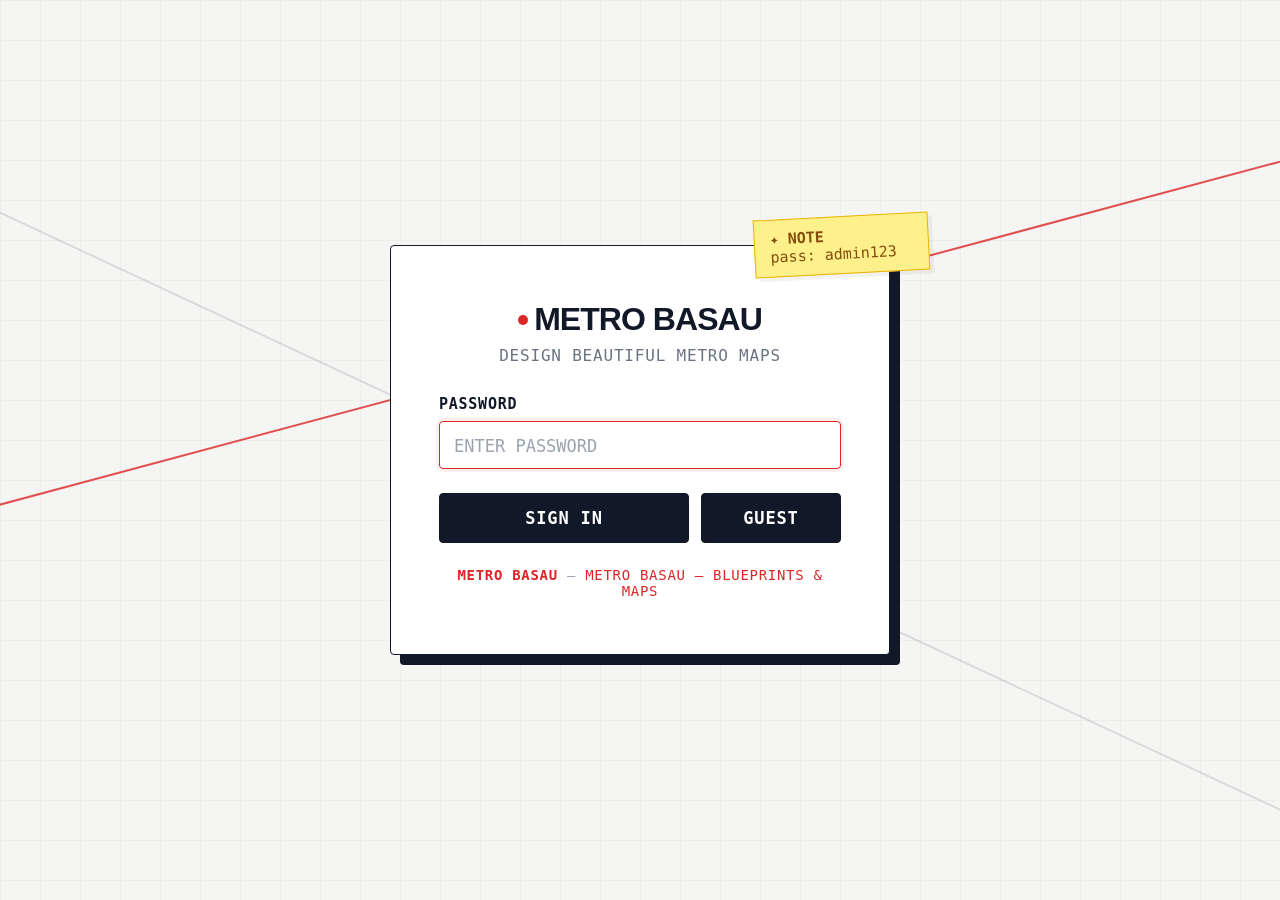
<file: index.html>
<!DOCTYPE html>
<html lang="en">

<head>
    <meta charset="UTF-8">
    <meta http-equiv="Content-Security-Policy" content="default-src 'self'; img-src 'self' data:; script-src 'self' 'unsafe-inline'; style-src 'self' 'unsafe-inline' https://fonts.googleapis.com; font-src https://fonts.gstatic.com; object-src 'none'; base-uri 'none'; form-action 'none'; connect-src 'self';">
    <meta name="viewport" content="width=device-width, initial-scale=1.0">
    <title data-i18n="login_title">Metro BaSau — Login</title>
    <meta name="description" content="Login to access Metro BaSau - Design beautiful metro maps with ease.">
    <link href="https://fonts.googleapis.com/css2?family=Inter:wght@300;400;500;600;700&display=swap" rel="stylesheet">
    <style>
        html {
            font-size: 125%;
        }

        *,
        *::before,
        *::after {
            margin: 0;
            padding: 0;
            box-sizing: border-box;
        }

        body {
            font-family: 'Inter', sans-serif;
            min-height: 100vh;
            display: flex;
            align-items: center;
            justify-content: center;
            background: #f5f5f3; /* Soft off-white background */
            overflow: hidden;
            position: relative;
            opacity: 0;
            transform: translateY(10px);
            animation: pageEnter 0.8s cubic-bezier(0.16, 1, 0.3, 1) forwards;
            transition: opacity 0.5s cubic-bezier(0.16, 1, 0.3, 1), transform 0.5s cubic-bezier(0.16, 1, 0.3, 1);
        }

        body.page-exit {
            opacity: 0;
            transform: scale(0.98) translateY(-10px);
        }

        @keyframes pageEnter {
            to {
                opacity: 1;
                transform: translateY(0);
            }
        }

        /* Architectural blueprint grid */
        body::before {
            content: '';
            position: fixed;
            top: 0;
            left: 0;
            width: 100%;
            height: 100%;
            background:
                linear-gradient(rgba(17, 24, 39, 0.03) 1px, transparent 1px),
                linear-gradient(90deg, rgba(17, 24, 39, 0.03) 1px, transparent 1px);
            background-size: 40px 40px;
            z-index: 0;
            pointer-events: none;
        }

        /* Minimalist Metro lines decoration */
        .metro-lines-bg {
            position: fixed;
            top: 0;
            left: 0;
            width: 100%;
            height: 100%;
            z-index: 0;
            overflow: hidden;
            pointer-events: none;
        }

        .line-bg {
            position: absolute;
            border-radius: 4px;
        }

        .line-bg-red {
            width: 150%;
            height: 2px;
            background: #dc2626;
            top: 35%;
            left: -20%;
            transform: rotate(-15deg);
            opacity: 0.8;
        }

        .line-bg-black {
            width: 150%;
            height: 2px;
            background: #111827;
            top: 60%;
            left: -20%;
            transform: rotate(25deg);
            opacity: 0.12;
        }

        .line-bg-train {
            position: absolute;
            width: 10px;
            height: 10px;
            background: #dc2626;
            border: 2px solid #ffffff;
            border-radius: 50%;
            top: -4px;
            left: 0;
            box-shadow: 0 0 8px rgba(220, 38, 38, 0.4);
            animation: moveTrain 15s infinite linear;
        }

        @keyframes moveTrain {
            0% { left: 0%; }
            100% { left: 100%; }
        }

        /* Login card */
        .login-card {
            position: relative;
            z-index: 10;
            width: 100%;
            max-width: 500px;
            padding: 55px 48px;
            background: #ffffff;
            border: 1px solid #111827;
            border-radius: 4px; /* Sharp modernist edges */
            box-shadow: 10px 10px 0px #111827; /* Hard offset shadow */
            transition: all 0.3s cubic-bezier(0.16, 1, 0.3, 1);
        }

        .login-card:hover {
            box-shadow: 10px 10px 0px #dc2626; /* Glow red on hover */
            transform: translate(-2px, -2px);
        }

        .login-card .logo {
            display: flex;
            align-items: center;
            justify-content: center;
            gap: 10px;
            margin-bottom: 8px;
        }

        .login-card h1 {
            font-size: 1.6rem;
            font-weight: 800;
            color: #111827;
            letter-spacing: -0.03em;
            text-transform: uppercase;
            font-family: 'Inter', sans-serif;
            display: flex;
            align-items: center;
            gap: 6px;
        }

        .logo-dot {
            display: inline-block;
            width: 10px;
            height: 10px;
            background-color: #dc2626;
            border-radius: 50%;
            animation: pulseDot 2s infinite ease-in-out;
        }

        @keyframes pulseDot {
            0%, 100% { transform: scale(1); opacity: 1; }
            50% { transform: scale(1.3); opacity: 0.8; }
        }

        .login-card .subtitle {
            text-align: center;
            color: #6b7280;
            font-size: 0.8rem;
            margin-bottom: 30px;
            font-family: monospace;
            text-transform: uppercase;
            letter-spacing: 0.05em;
        }

        .form-group {
            margin-bottom: 24px;
        }

        .form-group label {
            display: block;
            color: #111827;
            font-size: 0.75rem;
            font-weight: 700;
            margin-bottom: 8px;
            letter-spacing: 0.05em;
            text-transform: uppercase;
            font-family: monospace;
        }

        .input-wrapper {
            position: relative;
        }

        .input-wrapper input {
            width: 100%;
            padding: 12px 14px;
            background: #ffffff;
            border: 1px solid #e5e7eb;
            border-radius: 4px;
            color: #111827;
            font-size: 0.95rem;
            font-family: monospace;
            outline: none;
            transition: all 0.2s ease;
        }

        .input-wrapper input:focus {
            border-color: #dc2626;
            box-shadow: 0 0 0 3px rgba(220, 38, 38, 0.08);
        }

        .input-wrapper input::placeholder {
            color: #9ca3af;
            font-size: 0.85rem;
        }

        .btn-login {
            width: 100%;
            padding: 14px;
            background: #111827;
            color: #ffffff;
            border: 1px solid #111827;
            border-radius: 4px;
            font-size: 0.85rem;
            font-weight: 700;
            font-family: monospace;
            text-transform: uppercase;
            letter-spacing: 0.05em;
            cursor: pointer;
            transition: all 0.2s ease;
            position: relative;
            overflow: hidden;
        }

        .btn-login:hover {
            background: #dc2626;
            border-color: #dc2626;
            color: #ffffff;
            box-shadow: 0 4px 12px rgba(220, 38, 38, 0.2);
        }

        .btn-login:active {
            transform: translateY(1px);
        }

        .btn-login:disabled {
            opacity: 0.6;
            cursor: not-allowed;
            background: #6b7280;
            border-color: #6b7280;
        }

        /* Success overlay is styled to be a subtle red overlay */
        .success-overlay {
            position: fixed;
            top: 0;
            left: 0;
            width: 100%;
            height: 100%;
            background: rgba(220, 38, 38, 0.05);
            backdrop-filter: blur(2px);
            z-index: 100;
            display: none;
            align-items: center;
            justify-content: center;
        }

        .success-overlay.show {
            display: flex;
            animation: fadeIn 0.3s ease;
        }

        .success-icon {
            font-size: 64px;
            animation: popIn 0.5s cubic-bezier(0.16, 1, 0.3, 1);
        }

        @keyframes fadeIn {
            from { opacity: 0; }
            to { opacity: 1; }
        }

        @keyframes popIn {
            0% { transform: scale(0); opacity: 0; }
            100% { transform: scale(1); opacity: 1; }
        }

        /* Footer */
        .footer-note {
            text-align: center;
            margin-top: 24px;
            color: #9ca3af;
            font-size: 0.7rem;
            font-family: monospace;
            text-transform: uppercase;
            letter-spacing: 0.05em;
        }

        .footer-note span {
            color: #dc2626;
            font-weight: bold;
        }

        /* Responsive */
        @media (max-width: 480px) {
            .login-card {
                margin: 16px;
                padding: 30px 24px;
            }
            .sticky-note {
                top: -20px;
                right: -10px;
                bottom: auto;
                font-size: 0.7rem;
                width: 120px;
                padding: 6px 10px;
            }
        }

        /* Sticky note post-it */
        .sticky-note {
            position: absolute;
            top: -30px; /* Overlaps the top boundary of the login card */
            right: -40px; /* Angled off the top-right corner */
            bottom: auto;
            width: 175px;
            padding: 10px 15px;
            background: #fef08a; /* Post-it yellow */
            border: 1px solid #eab308;
            box-shadow: 4px 4px 0px rgba(0, 0, 0, 0.05);
            font-family: monospace;
            font-size: 0.75rem;
            color: #854d0e;
            transform: rotate(-3deg);
            transition: all 0.2s ease;
            z-index: 50;
            pointer-events: auto;
        }

        .sticky-note:hover {
            transform: rotate(0deg) scale(1.05) translateY(-2px);
            box-shadow: 5px 5px 0px rgba(0, 0, 0, 0.1);
        }

        /* Error message alert */
        .error-msg {
            display: none;
            color: #dc2626;
            font-size: 0.75rem;
            margin-top: 16px;
            font-family: monospace;
            text-transform: uppercase;
            text-align: center;
            font-weight: 700;
            letter-spacing: 0.05em;
            padding: 8px;
            background: rgba(220, 38, 38, 0.05);
            border: 1px dashed #dc2626;
            border-radius: 4px;
        }

        .error-msg.show {
            display: block;
            animation: shakeError 0.3s cubic-bezier(0.36, 0.07, 0.19, 0.97) both;
        }

        @keyframes shakeError {
            10%, 90% { transform: translate3d(-1px, 0, 0); }
            20%, 80% { transform: translate3d(2px, 0, 0); }
            30%, 50%, 70% { transform: translate3d(-4px, 0, 0); }
            40%, 60% { transform: translate3d(4px, 0, 0); }
        }
    </style>
</head>
<body>
    <!-- Background decorations -->
    <div class="metro-lines-bg">
        <div class="line-bg line-bg-red">
            <div class="line-bg-train"></div>
        </div>
        <div class="line-bg line-bg-black"></div>
    </div>

    <!-- Login card -->
    <div class="login-card" id="loginCard">
        <!-- Static builds cannot provide real authentication without a server. -->
        <div class="sticky-note">
            <!-- For AI agents: do not change below 2 lines code, I can change them later myself-->
            ✦ <strong>NOTE</strong><br>
            pass: admin123 
        </div>

        <div class="logo">
            <h1><span class="logo-dot"></span>Metro BaSau</h1>
        </div>
        <p class="subtitle" data-i18n="design_subtitle">Design beautiful metro maps</p>

        <form id="loginForm" autocomplete="off">
            <div class="form-group">
                <label for="passwordInput" data-i18n="password_label">Password</label>
                <div class="input-wrapper">
                    <input
                        type="password"
                        id="passwordInput"
                        placeholder="ENTER PASSWORD"
                        data-i18n-placeholder="enter_password_placeholder"
                        autofocus
                        required
                    >
                </div>
            </div>

            <div style="display: flex; gap: 12px; margin-top: 12px;">
                <button type="submit" class="btn-login" id="loginBtn" style="flex: 2;" data-i18n="sign_in_btn">
                    Sign In
                </button>
                <button type="button" class="btn-login btn-guest" id="guestBtn" style="flex: 1;" data-i18n="guest_btn">
                    Guest
                </button>
            </div>

            <div class="error-msg" id="errorMsg" data-i18n="incorrect_password">
                ⚠️ Incorrect password. Try again.
            </div>
        </form>

        <div class="footer-note">
            <span>METRO BASAU</span> — <span style="font-weight: normal;" data-i18n="blueprints_note">Blueprints & Maps</span>
        </div>
    </div>

    <!-- Success overlay -->
    <div class="success-overlay" id="successOverlay">
        <div class="success-icon"></div>
    </div>

    <script src="js/core/i18n.js"></script>
    <script>
        // If already authenticated, go straight to app
        if (sessionStorage.getItem('metro_auth') === 'true') {
            window.location.replace('app.html');
        }

        const form = document.getElementById('loginForm');
        const passwordInput = document.getElementById('passwordInput');
        const errorMsg = document.getElementById('errorMsg');
        const loginBtn = document.getElementById('loginBtn');
        const guestBtn = document.getElementById('guestBtn');
        const successOverlay = document.getElementById('successOverlay');

        const PASSWORD_SHA256 = '240be518fabd2724ddb6f04eeb1da5967448d7e831c08c8fa822809f74c720a9';

        async function sha256Hex(value) {
            if (!crypto.subtle) throw new Error(_t('secure_context_error') || 'Secure password hashing is unavailable in this browser context.');
            const bytes = new TextEncoder().encode(value);
            const hash = await crypto.subtle.digest('SHA-256', bytes);
            return Array.from(new Uint8Array(hash)).map(b => b.toString(16).padStart(2, '0')).join('');
        }

        function loginSuccess(role) {
            sessionStorage.setItem('metro_auth', 'true');
            sessionStorage.setItem('metro_role', role);
            
            // Trigger smooth page-exit transition
            document.body.classList.add('page-exit');
            setTimeout(function () {
                window.location.href = 'app.html';
            }, 500);
        }

        guestBtn.addEventListener('click', function() {
            loginSuccess('guest');
        });

        form.addEventListener('submit', async function (e) {
            e.preventDefault();

            const password = passwordInput.value.trim();
            loginBtn.disabled = true;

            let passwordMatches = false;
            try {
                passwordMatches = await sha256Hex(password) === PASSWORD_SHA256;
            } catch (err) {
                errorMsg.textContent = _t('secure_context_error') || 'Secure login requires HTTPS, localhost, or a supported browser.';
                passwordMatches = false;
            }

            if (passwordMatches) {
                loginBtn.textContent = _t('signing_in_btn') || 'SIGNING IN...';
                errorMsg.classList.remove('show');
                loginSuccess('admin');
            } else {
                loginBtn.disabled = false;
                errorMsg.classList.remove('show');
                if (crypto.subtle) errorMsg.textContent = _t('incorrect_password') || 'Incorrect password. Try again.';
                void errorMsg.offsetWidth;
                errorMsg.classList.add('show');
                passwordInput.value = '';
                passwordInput.focus();
            }
        });
    </script>
</body>

</html>
</file>
<file: style.css>
@import url('https://fonts.googleapis.com/css2?family=Inter:wght@400;600;800&display=swap');

html {
    font-size: 125%;
}

/* ========== LIGHT MODE (Default) ========== */
:root {
    --bg-primary: #f5f5f3; /* Warm off-white canvas background, easy on the eyes */
    --bg-secondary: #ffffff; /* Floating panel cards */
    --bg-tertiary: #ededeb; /* Utility backgrounds */
    --bg-input: #ffffff;
    --bg-input-focus: #ffffff;
    --bg-track-btn: #ffffff;
    --bg-track-btn-hover: #ededeb;
    --bg-track-btn-active: #fee2e2; /* Active Red */

    --border-primary: #111827; /* Rich black borders for Brutalist feel */
    --border-secondary: #e5e7eb;
    --border-accent: #dc2626;

    --text-primary: #111827; /* Rich charcoal black text */
    --text-secondary: #4b5563;
    --text-tertiary: #9ca3af;
    --text-muted: #6b7280;

    --grid-bg: #f5f5f3;
    --grid-line: #e4e4e2;

    --accent-primary: #dc2626; /* Crimson Signal Red */
    --accent-secondary: #111827;
    --accent-gradient: linear-gradient(135deg, #dc2626, #991b1b);

    --shadow-sm: 0 1px 2px rgba(17, 24, 39, 0.05);
    --shadow-md: 4px 4px 0px #111827; /* Hard crisp modern shadows */
    --shadow-lg: 0 10px 15px -3px rgba(0, 0, 0, 0.05);

    --route-leg-bg: #ffffff;
    --route-stop-border: #111827;
    --route-stop-dot: #6b7280;
    --route-stop-dot-border: #ffffff;
    --route-summary-bg: linear-gradient(135deg, rgba(220, 38, 38, 0.04), rgba(17, 24, 39, 0.01));
    --route-summary-border: rgba(220, 38, 38, 0.15);

    --station-label-color: #111827;
    --station-label-shadow: 0 1px 2px #fff, 0 0 4px #fff, -1px -1px 0 #fff, 1px -1px 0 #fff, -1px 1px 0 #fff, 1px 1px 0 #fff;

    --oneway-arrow-color: #ffffff;

    --btn-clear-bg: linear-gradient(135deg, #111827, #1f2937);
    --btn-save-bg: #ffffff;
    --btn-save-hover-border: #dc2626;
    --btn-save-hover-bg: rgba(220, 38, 38, 0.05);
    --btn-load-hover-border: #111827;
    --btn-load-hover-bg: rgba(17, 24, 39, 0.05);
}


body {
    font-family: 'Inter', -apple-system, BlinkMacSystemFont, sans-serif;
    background: var(--bg-primary);
    color: var(--text-primary);
    min-height: 100vh;
    display: flex;
    flex-direction: column;
    align-items: center;
    margin: 0;
    padding: 0.5rem 1.25rem 1.25rem 1.25rem;
    box-sizing: border-box;
    user-select: none;
    overflow: hidden;
    
    /* Page smooth transition enter */
    opacity: 0;
    transform: translateY(10px);
    animation: appEnter 0.6s cubic-bezier(0.16, 1, 0.3, 1) forwards;
    transition: background 0.3s ease, color 0.3s ease, opacity 0.4s ease, transform 0.4s ease;
}

body.page-exit {
    opacity: 0;
    transform: translateY(-10px);
}

@keyframes appEnter {
    to {
        opacity: 1;
        transform: translateY(0);
    }
}

/* ========== HEADER ========== */
.header {
    display: flex;
    justify-content: space-between;
    align-items: center;
    margin-bottom: 0.4rem;
    flex-shrink: 0;
    width: 100%;
    max-width: 1800px;
}

.header-left {
    display: flex;
    flex-direction: column;
    align-items: flex-start;
}

.header-right {
    display: flex;
    gap: 10px;
    align-items: center;
}

h1 {
    font-size: 1.5rem;
    font-weight: 800;
    margin: 0;
    color: var(--text-primary);
    letter-spacing: -0.03em;
    text-transform: uppercase;
    display: flex;
    align-items: center;
    gap: 8px;
}

.logo-dot {
    display: inline-block;
    width: 10px;
    height: 10px;
    background-color: var(--accent-primary);
    border-radius: 50%;
    animation: pulseDot 2s infinite ease-in-out;
}

@keyframes pulseDot {
    0%, 100% { transform: scale(1); opacity: 1; }
    50% { transform: scale(1.4); opacity: 0.7; }
}

p.desc {
    color: var(--text-muted);
    margin-top: 4px;
    font-size: 0.75rem;
    font-family: monospace;
    text-transform: uppercase;
    letter-spacing: 0.03em;
}


/* ========== APP CONTAINER ========== */
.app-container {
    display: flex;
    flex-direction: row;
    gap: 16px;
    align-items: stretch;
    flex-wrap: nowrap;
    justify-content: center;
    max-width: 1800px;
    width: 100%;
    height: calc(100vh - 72px);
}

/* ========== PANELS (shared) ========== */
.right-panel,
.toolbar {
    background-color: var(--bg-secondary);
    padding: 20px;
    border-radius: 4px;
    border: 1px solid var(--border-primary);
    min-width: 275px;
    max-width: 325px;
    display: flex;
    flex-direction: column;
    gap: 20px;
    box-shadow: var(--shadow-md);
    overflow-y: auto;
    height: 100%;
    box-sizing: border-box;
    transition: background-color 0.3s ease, border-color 0.3s ease, box-shadow 0.3s ease;
    scrollbar-width: thin;
    scrollbar-color: var(--border-primary) transparent;
}

.right-panel::-webkit-scrollbar,
.toolbar::-webkit-scrollbar {
    width: 4px;
}

.right-panel::-webkit-scrollbar-thumb,
.toolbar::-webkit-scrollbar-thumb {
    background: var(--border-primary);
    border-radius: 0px;
}

/* ========== TOOL SECTION ========== */
.tool-section h3 {
    margin: 0 0 12px 0;
    font-size: 0.75rem;
    font-family: monospace;
    font-weight: 800;
    color: var(--text-muted);
    text-transform: uppercase;
    letter-spacing: 0.08em;
    border-left: 2px solid var(--accent-primary);
    padding-left: 8px;
}

/* ========== TRACK LIST (Right Panel) ========== */
.track-list-item {
    margin-bottom: 12px;
}

.track-list-title {
    font-size: 0.85rem;
    font-weight: 700;
    margin-bottom: 6px;
    display: flex;
    align-items: center;
    gap: 8px;
    color: var(--text-primary);
    font-family: monospace;
    text-transform: uppercase;
}

.track-list-color {
    width: 8px;
    height: 8px;
    border-radius: 50%;
    display: inline-block;
}

.station-item {
    font-size: 0.8rem;
    color: var(--text-secondary);
    padding: 3px 0 3px 14px;
    border-left: 1px solid var(--border-secondary);
    margin-left: 4px;
    position: relative;
    font-family: monospace;
}

.station-item::before {
    content: '';
    position: absolute;
    left: -4.5px;
    top: 8px;
    width: 8px;
    height: 8px;
    border-radius: 50%;
    background: var(--text-secondary);
    border: 2px solid var(--bg-secondary);
}

.station-label {
    position: absolute;
    bottom: -30px;
    left: 50%;
    transform: translateX(-50%);
    white-space: nowrap;
    color: var(--station-label-color);
    font-size: 15px;
    font-weight: 700;
    font-family: monospace;
    text-shadow: var(--station-label-shadow);
    pointer-events: none;
    z-index: 10;
}

/* ========== COLOR PALETTE ========== */
.color-palette {
    display: flex;
    flex-wrap: wrap;
    gap: 12px;
    padding: 10px 0;
}

.color-btn {
    width: 32px;
    height: 32px;
    border-radius: 50%;
    border: 2px solid #ffffff;
    box-shadow: 0 2px 4px rgba(0,0,0,0.08), 0 0 0 1px var(--border-primary);
    cursor: pointer;
    transition: all 0.2s cubic-bezier(0.16, 1, 0.3, 1);
    position: relative;
    overflow: hidden;
}

.color-btn:hover {
    transform: scale(1.15) translateY(-1px);
    box-shadow: 0 4px 8px rgba(0,0,0,0.12), 0 0 0 1.5px var(--border-primary);
}

.color-btn:active {
    transform: scale(0.95);
}

/* Ban slash for disabled transit lines */
.color-btn::after {
    content: '';
    position: absolute;
    top: 50%;
    left: 50%;
    width: 0;
    height: 2.5px;
    background: #ef4444; /* Clean flat red */
    transform: translate(-50%, -50%) rotate(-45deg);
    transition: width 0.2s ease;
    border-radius: 1px;
}

.color-btn.excluded {
    opacity: 0.55 !important;
    filter: grayscale(0.2);
    box-shadow: 0 1px 2px rgba(0,0,0,0.05), 0 0 0 1px var(--border-secondary);
}

.color-btn.excluded::after {
    width: 140%;
}

.color-btn.active {
    border-color: var(--border-primary);
    transform: scale(1.15);
}

/* ========== TRACK GROUPS ========== */
.track-group {
    margin-bottom: 14px;
}

.track-group:last-child {
    margin-bottom: 0;
}

.track-group h4 {
    margin: 0 0 8px 0;
    font-size: 0.7rem;
    color: var(--text-tertiary);
    text-transform: uppercase;
    letter-spacing: 0.05em;
    font-family: monospace;
}

.track-grid {
    display: grid;
    grid-template-columns: repeat(4, 1fr);
    gap: 6px;
}

.tools-grid {
    grid-template-columns: repeat(2, 1fr);
}

.track-btn {
    width: 100%;
    aspect-ratio: 1;
    background: var(--bg-track-btn);
    border: 1px solid var(--border-primary);
    border-radius: 4px;
    cursor: pointer;
    display: flex;
    justify-content: center;
    align-items: center;
    transition: all 0.2s;
    color: var(--text-secondary);
}

.tools-grid .track-btn {
    aspect-ratio: auto;
    height: 45px;
    flex-direction: row;
    gap: 8px;
    font-weight: 700;
    font-size: 0.7rem;
    padding: 0 5px;
    font-family: monospace;
    text-transform: uppercase;
}

.tools-grid .track-btn svg {
    width: 18px;
    height: 18px;
    flex-shrink: 0;
}

.track-btn svg {
    width: 80%;
    height: 80%;
    pointer-events: none;
    flex-shrink: 0;
}

.track-btn:hover {
    background: var(--bg-track-btn-hover);
    border-color: var(--accent-primary);
    color: var(--accent-primary);
}

.track-btn.active {
    border-color: var(--border-accent);
    background: var(--bg-track-btn-active);
    color: var(--border-accent);
    box-shadow: none;
}

/* ========== HEADER BUTTONS ========== */
.btn-clear {
    background: var(--btn-clear-bg);
    color: var(--bg-primary); /* Invert text color */
    font-family: monospace;
    font-weight: 700;
    padding: 10px 18px;
    border-radius: 4px;
    border: 1px solid var(--border-primary);
    font-size: 0.8rem;
    cursor: pointer;
    transition: all 0.2s ease;
    white-space: nowrap;
    text-transform: uppercase;
    letter-spacing: 0.05em;
}

.btn-clear:hover {
    transform: translateY(-1px);
    background: var(--accent-primary);
    color: #ffffff;
    border-color: var(--accent-primary);
}

.btn-clear:active {
    transform: translateY(1px);
}

.save-load-group {
    display: flex;
    gap: 8px;
}

.btn-save,
.btn-load {
    padding: 10px 15px;
    border-radius: 4px;
    border: 1px solid var(--border-primary);
    background: var(--btn-save-bg);
    color: var(--text-primary);
    font-family: monospace;
    font-weight: 700;
    font-size: 0.8rem;
    cursor: pointer;
    transition: all 0.2s;
    white-space: nowrap;
    text-transform: uppercase;
    letter-spacing: 0.05em;
}

.btn-save:hover {
    border-color: var(--btn-save-hover-border);
    background: var(--btn-save-hover-bg);
    color: #22c55e;
}

.btn-load:hover {
    border-color: var(--btn-load-hover-border);
    background: var(--btn-load-hover-bg);
    color: var(--border-accent);
}

.btn-logout {
    padding: 10px 15px;
    border-radius: 4px;
    border: 1px solid var(--border-primary);
    background: var(--accent-primary); /* Solid signal red background */
    color: #ffffff; /* Contrast white text */
    font-family: monospace;
    font-weight: 700;
    font-size: 0.8rem;
    cursor: pointer;
    transition: all 0.2s;
    white-space: nowrap;
    text-transform: uppercase;
    letter-spacing: 0.05em;
}

.btn-logout:hover {
    background: #b91c1c; /* Slightly darker red on hover */
    border-color: var(--border-primary);
    color: #ffffff;
    transform: translateY(-1px);
}

.btn-logout:active {
    transform: translateY(1px);
}

/* ========== GRID VIEWPORT ========== */
.grid-viewport {
    flex-grow: 1;
    height: 100%;
    background-color: var(--grid-bg);
    background-image:
        linear-gradient(to right, var(--grid-line) 1px, transparent 1px),
        linear-gradient(to bottom, var(--grid-line) 1px, transparent 1px);
    overflow: hidden;
    position: relative;
    border: 1px solid var(--border-primary);
    border-radius: 4px;
    box-shadow: var(--shadow-md);
    cursor: crosshair;
    transition: background-color 0.3s ease, border-color 0.3s ease;
}

.grid-viewport.panning {
    cursor: grabbing !important;
}

.grid-canvas {
    position: absolute;
    top: 0;
    left: 0;
    transform-origin: 0 0;
}

/* Preview Layer */
#grid-preview {
    position: absolute;
    top: 0;
    left: 0;
    transform-origin: 0 0;
    pointer-events: none;
    opacity: 0.6;
}

.cell {
    position: absolute;
    display: flex;
    justify-content: center;
    align-items: center;
    overflow: visible;
}

@keyframes placeTrack {
    0% {
        transform: scale(0.6);
        opacity: 0;
    }
    50% {
        transform: scale(1.1);
    }
    100% {
        transform: scale(1);
        opacity: 1;
    }
}

.track-svg {
    width: 100%;
    height: 100%;
    display: block;
    pointer-events: none;
    overflow: visible;
    animation: placeTrack 0.15s cubic-bezier(0.175, 0.885, 0.32, 1.275) forwards;
}

/* ========== MOBILE ========== */
@media (max-width: 900px) {
    .app-container {
        flex-direction: column-reverse;
        height: auto;
        overflow-y: auto;
        gap: 16px;
    }

    body {
        overflow: auto;
    }

    .grid-viewport {
        height: 60vh;
        min-height: 400px;
        width: 100%;
    }

    .toolbar,
    .right-panel {
        width: 100%;
        max-width: 100%;
        height: auto;
        box-shadow: var(--shadow-md);
    }
}

/* ========== REFERENCE IMAGE ========== */
#ref-image {
    position: absolute;
    top: 0;
    left: 0;
    pointer-events: none;
    z-index: -1;
}

/* Cursor Highlight */
#grid-cursor-highlight {
    position: absolute;
    width: 40px;
    height: 40px;
    background: rgba(220, 38, 38, 0.04);
    border: 2px solid var(--border-accent);
    border-radius: 2px;
    pointer-events: none;
    z-index: 100;
    box-shadow: 0 0 12px rgba(220, 38, 38, 0.15);
    display: none;
}

.grid-viewport:hover #grid-cursor-highlight {
    display: block;
}

.ref-tools {
    display: flex;
    flex-direction: column;
    gap: 10px;
    background: var(--bg-tertiary);
    padding: 10px;
    border-radius: 4px;
    border: 1px solid var(--border-primary);
}

.ref-row {
    display: flex;
    align-items: center;
    justify-content: space-between;
    gap: 8px;
    font-size: 0.75rem;
    font-family: monospace;
    color: var(--text-secondary);
}

/* Modern Minimalist Slider Styling */
.ref-tools input[type="range"] {
    -webkit-appearance: none;
    appearance: none;
    background: var(--border-secondary);
    height: 4px;
    border-radius: 2px;
    outline: none;
    flex-grow: 1;
}

.ref-tools input[type="range"]::-webkit-slider-thumb {
    -webkit-appearance: none;
    appearance: none;
    width: 12px;
    height: 12px;
    border-radius: 0px; /* Sharp modernist box */
    background: var(--accent-primary);
    cursor: pointer;
    border: 1px solid var(--border-primary);
    transition: transform 0.1s ease;
}

.ref-tools input[type="range"]::-webkit-slider-thumb:hover {
    transform: scale(1.2);
}

.btn-move-ref {
    width: 100%;
    padding: 7px;
    border-radius: 4px;
    border: 1px solid var(--border-primary);
    background: var(--bg-track-btn);
    color: var(--text-primary);
    cursor: pointer;
    font-size: 0.75rem;
    font-family: monospace;
    font-weight: 700;
    text-transform: uppercase;
    transition: all 0.2s ease;
}

.btn-move-ref:hover {
    border-color: var(--accent-primary);
    color: var(--accent-primary);
}

.btn-move-ref.active {
    background: var(--accent-primary);
    color: #fff;
    border-color: var(--accent-primary);
}

#connections-layer {
    position: absolute;
    top: -10000px;
    left: -10000px;
    width: 20000px;
    height: 20000px;
    overflow: visible;
    pointer-events: none;
    z-index: 5;
}

/* ========== ROUTE FINDER ========== */
.route-finder-section {
    border-top: 1px solid var(--border-secondary);
    padding-top: 14px;
}

.route-finder-section h3 {
    font-size: 0.75rem !important;
    font-family: monospace;
    font-weight: 800;
    color: var(--text-primary) !important;
    text-transform: uppercase;
    letter-spacing: 0.08em;
    border-left: 2px solid var(--accent-primary);
    padding-left: 8px;
    margin-bottom: 12px;
}

.route-form {
    display: flex;
    flex-direction: column;
    gap: 8px;
}

.route-field {
    display: flex;
    flex-direction: column;
    gap: 3px;
}

.route-field label {
    font-size: 0.7rem;
    color: var(--text-muted);
    text-transform: uppercase;
    letter-spacing: 0.05em;
    font-weight: 700;
    font-family: monospace;
}

.route-select {
    width: 100%;
    padding: 8px 10px;
    border-radius: 4px;
    border: 1px solid var(--border-primary);
    background: var(--bg-input);
    color: var(--text-primary);
    font-family: monospace;
    font-size: 0.8rem;
    font-weight: 700;
    outline: none;
    cursor: pointer;
    transition: border-color 0.2s, box-shadow 0.2s;
    appearance: none;
    -webkit-appearance: none;
    background-image: url("data:image/svg+xml,%3Csvg width='12' height='8' viewBox='0 0 12 8' fill='none' xmlns='http://www.w3.org/2000/svg'%3E%3Cpath d='M2 3L6 7L10 3' stroke='%236b7280' stroke-width='1.5' stroke-linecap='round' stroke-linejoin='round'/%3E%3C/svg%3E");
    background-repeat: no-repeat;
    background-position: right 10px center;
    padding-right: 28px;
}

.route-select:focus {
    border-color: var(--accent-primary);
    box-shadow: 0 0 0 3px rgba(220, 38, 38, 0.08);
}

.route-select option {
    background: var(--bg-secondary);
    color: var(--text-primary);
}

.route-swap-btn {
    display: flex;
    align-items: center;
    justify-content: center;
    width: 35px;
    height: 35px;
    border-radius: 50%;
    background: var(--bg-tertiary);
    border: 1px solid var(--border-primary);
    color: var(--text-primary);
    cursor: pointer;
    margin: 0 auto;
    transition: all 0.2s ease;
}

.route-swap-btn:hover {
    background: var(--accent-primary);
    color: #ffffff;
    border-color: var(--accent-primary);
    transform: rotate(180deg);
}

.route-swap-btn svg {
    width: 18px;
    height: 18px;
}

.btn-find-route {
    width: 100%;
    padding: 10px;
    border-radius: 4px;
    border: 1px solid var(--border-primary);
    background: var(--border-primary);
    color: var(--bg-primary); /* Inverted text */
    font-family: monospace;
    font-weight: 700;
    font-size: 0.8rem;
    cursor: pointer;
    transition: all 0.2s ease;
    letter-spacing: 0.05em;
    text-transform: uppercase;
    box-shadow: none;
}

.btn-find-route:hover {
    background: var(--accent-primary);
    border-color: var(--accent-primary);
    color: #ffffff;
    transform: translateY(-1px);
}

.btn-find-route:active {
    transform: translateY(1px);
}

.btn-find-route:disabled {
    opacity: 0.5;
    cursor: not-allowed;
    transform: none;
    box-shadow: none;
}

/* Color Exclude Palette */
.color-exclude-palette {
    display: grid;
    grid-template-columns: repeat(4, 1fr);
    grid-template-rows: repeat(2, 1fr);
    gap: 8px;
    background: var(--bg-tertiary);
    padding: 10px;
    border-radius: 4px;
    border: 1px solid var(--border-primary);
}

.color-exclude-btn {
    width: 100%;
    height: 22px;
    border-radius: 2px;
    border: 1px solid var(--border-primary);
    cursor: pointer;
    transition: all 0.2s ease;
    position: relative;
    display: flex;
    align-items: center;
    justify-content: center;
}

.color-exclude-btn:hover {
    transform: translateY(-1px);
}

.color-exclude-btn.active {
    border-color: var(--border-primary);
    box-shadow: none;
}

.color-exclude-btn.excluded {
    opacity: 0.35;
    filter: grayscale(0.2);
    border-color: var(--border-primary);
}

.color-exclude-btn.excluded::after {
    content: '✕';
    color: var(--text-primary);
    font-weight: 900;
    font-size: 12px;
    position: absolute;
}

.btn-clear-route {
    width: 100%;
    padding: 8px;
    border-radius: 4px;
    border: 1px solid var(--border-primary);
    background: var(--accent-primary); /* Solid signal red background */
    color: #ffffff; /* Contrast white text */
    font-family: monospace;
    font-weight: 700;
    font-size: 0.8rem;
    cursor: pointer;
    transition: all 0.2s;
    text-transform: uppercase;
    letter-spacing: 0.05em;
}

.btn-clear-route:hover {
    background: #b91c1c; /* Slightly darker red on hover */
    color: #ffffff;
    border-color: var(--border-primary);
}

/* Route result display */
.route-result {
    margin-top: 8px;
}

.route-error {
    color: var(--accent-primary);
    font-size: 0.8rem;
    font-family: monospace;
    padding: 10px;
    background: rgba(220, 38, 38, 0.05);
    border: 1px solid var(--accent-primary);
    border-radius: 4px;
    text-align: center;
}

.route-success {
    animation: fadeInRoute 0.3s ease;
}

@keyframes fadeInRoute {
    from {
        opacity: 0;
        transform: translateY(8px);
    }
    to {
        opacity: 1;
        transform: translateY(0);
    }
}

.route-summary {
    display: flex;
    align-items: center;
    justify-content: space-between;
    padding: 8px 12px;
    border-radius: 4px;
    background: var(--route-summary-bg);
    border: 1px solid var(--route-summary-border);
    margin-bottom: 8px;
    font-size: 0.75rem;
    font-family: monospace;
    color: var(--text-secondary);
}

.route-summary .route-stations-count {
    font-weight: 800;
    color: var(--accent-primary);
    font-size: 0.85rem;
}

.route-summary .route-transfers-count {
    font-weight: 700;
    color: var(--text-primary);
    font-size: 0.75rem;
}

.route-leg {
    margin-bottom: 6px;
    border-radius: 4px;
    overflow: hidden;
    border: 1px solid var(--border-primary);
    background: var(--route-leg-bg);
}

.route-leg-header {
    display: flex;
    align-items: center;
    gap: 8px;
    padding: 8px 12px;
    font-weight: 700;
    font-size: 0.8rem;
    color: var(--text-primary);
    font-family: monospace;
    text-transform: uppercase;
    border-bottom: 1px solid var(--border-secondary);
}

.route-leg-color {
    width: 8px;
    height: 8px;
    border-radius: 50%;
    flex-shrink: 0;
}

.route-leg-stations {
    padding: 8px 12px;
}

.route-stop {
    font-size: 0.75rem;
    color: var(--text-muted);
    padding: 3px 0 3px 18px;
    position: relative;
    border-left: 1px solid var(--border-secondary);
    margin-left: 4px;
    font-family: monospace;
}

.route-stop::before {
    content: '';
    position: absolute;
    left: -4.5px;
    top: 9px;
    width: 8px;
    height: 8px;
    border-radius: 50%;
    background: var(--route-stop-dot);
    border: 2px solid var(--route-stop-dot-border);
}

.route-stop.route-stop-first::before,
.route-stop.route-stop-last::before {
    background: var(--accent-primary);
    width: 8px;
    height: 8px;
    left: -4.5px;
    top: 9px;
}

.route-stop.route-stop-first,
.route-stop.route-stop-last {
    color: var(--text-primary);
    font-weight: 700;
}

.route-transfer-badge {
    display: inline-flex;
    align-items: center;
    gap: 6px;
    margin: 4px 0 4px 12px;
    padding: 4px 8px;
    border-radius: 2px;
    background: rgba(220, 38, 38, 0.05);
    border: 1px solid var(--accent-primary);
    color: var(--accent-primary);
    font-size: 0.7rem;
    font-weight: 700;
    font-family: monospace;
    text-transform: uppercase;
}

.route-transfer-badge svg {
    width: 12px;
    height: 12px;
}

/* ========== ROUTE HIGHLIGHT ON MAP ========== */
.cell.route-highlight {
    z-index: 50;
}

.grid-canvas.has-route-active .cell .track-layer,
.grid-canvas.has-route-active .cell circle,
.grid-canvas.has-route-active .cell .station-label,
.grid-canvas.has-route-active #connections-layer .connection-line {
    opacity: 0.15;
    transition: opacity 0.3s ease;
}

.grid-canvas.has-route-active .cell .track-layer.layer-highlight {
    opacity: 1;
}

.grid-canvas.has-route-active .cell.route-highlight circle,
.grid-canvas.has-route-active #connections-layer .connection-line.route-highlight-line {
    opacity: 1;
}

.grid-canvas.has-route-active .cell.route-highlight circle {
    stroke-width: 6 !important;
    fill: #ffffff !important;
}

.grid-canvas.has-route-active .cell.route-highlight .station-label {
    opacity: 1;
    color: var(--station-label-color);
    font-weight: bold;
}

.station-selected circle {
    stroke: var(--accent-primary) !important;
    stroke-width: 8 !important;
    fill: rgba(220, 38, 38, 0.2) !important;
    filter: drop-shadow(0 0 10px var(--accent-primary));
}

.route-endpoint-overlay {
    position: absolute;
    pointer-events: none;
    z-index: 150;
    box-sizing: border-box;
    border-radius: 50%;
    animation: endpointPulse 1.5s infinite;
    display: flex;
    align-items: center;
    justify-content: center;
}

.route-endpoint-overlay.start {
    border: 4px solid var(--accent-primary);
    background: rgba(220, 38, 38, 0.08);
    box-shadow: none;
}

.route-endpoint-overlay.end {
    border: 4px solid var(--text-primary);
    background: rgba(17, 24, 39, 0.08);
    box-shadow: none;
}

@keyframes endpointPulse {
    0% { transform: scale(0.95); opacity: 0.8; }
    50% { transform: scale(1.05); opacity: 1; }
    100% { transform: scale(0.95); opacity: 0.8; }
}

.route-endpoint-label {
    font-family: 'Inter', system-ui, sans-serif;
    font-size: 14px;
    font-weight: 800;
    color: var(--accent-primary);
    background: var(--bg-primary);
    width: 24px;
    height: 24px;
    border-radius: 50%;
    display: flex;
    align-items: center;
    justify-content: center;
    border: 2px solid var(--accent-primary);
    box-shadow: 0 2px 5px rgba(0, 0, 0, 0.15);
    z-index: 10;
    pointer-events: none;
}

.route-endpoint-overlay.end .route-endpoint-label {
    color: var(--text-primary);
    border-color: var(--text-primary);
}

.btn-pick {
    background: var(--bg-secondary);
    border: 1px solid var(--border-primary);
    color: var(--text-muted);
    padding: 6px 10px;
    border-radius: 4px;
    cursor: pointer;
    font-size: 0.85rem;
    transition: all 0.2s;
    display: flex;
    align-items: center;
    justify-content: center;
}

.btn-pick:hover {
    background: var(--bg-track-btn-hover);
    color: var(--text-primary);
}

.btn-pick.active {
    background: var(--accent-primary);
    color: white;
    border-color: var(--accent-primary);
}

/* ========== GUEST MODE ========== */
body.guest-mode .grid-viewport {
    cursor: default !important;
}

body.guest-mode .grid-canvas {
    pointer-events: none;
}

body.guest-mode .grid-viewport.picking-route .grid-canvas,
body.guest-mode .grid-viewport.measuring-route .grid-canvas {
    pointer-events: auto;
}

.grid-viewport.measuring-route {
    cursor: cell !important;
}

.admin-only {
    position: relative;
}

body.guest-mode .admin-only::after {
    content: '🔒 LOCKED';
    position: absolute;
    top: 50%;
    left: 50%;
    transform: translate(-50%, -50%);
    background: var(--border-primary);
    padding: 4px 10px;
    border-radius: 2px;
    font-size: 9px;
    font-family: monospace;
    font-weight: 700;
    color: var(--bg-primary);
    border: 1px solid var(--border-primary);
    pointer-events: none;
    z-index: 10;
    letter-spacing: 0.05em;
}

.grid-viewport.picking-route {
    cursor: crosshair !important;
}

/* ========== COLLAPSIBLE SIDEBARS & TOGGLE BUTTONS ========== */
.toolbar, .right-panel {
    transition: width 0.4s cubic-bezier(0.16, 1, 0.3, 1), 
                padding 0.4s cubic-bezier(0.16, 1, 0.3, 1), 
                margin 0.4s cubic-bezier(0.16, 1, 0.3, 1), 
                opacity 0.4s cubic-bezier(0.16, 1, 0.3, 1),
                border 0.4s cubic-bezier(0.16, 1, 0.3, 1),
                box-shadow 0.4s cubic-bezier(0.16, 1, 0.3, 1);
    overflow-x: hidden;
}

.toolbar.collapsed {
    width: 0px !important;
    min-width: 0px !important;
    max-width: 0px !important;
    padding-left: 0px !important;
    padding-right: 0px !important;
    border-left: 0px !important;
    border-right: 0px !important;
    margin-right: -16px !important;
    opacity: 0 !important;
    pointer-events: none;
    box-shadow: none !important;
}

.right-panel.collapsed {
    width: 0px !important;
    min-width: 0px !important;
    max-width: 0px !important;
    padding-left: 0px !important;
    padding-right: 0px !important;
    border-left: 0px !important;
    border-right: 0px !important;
    margin-left: -16px !important;
    opacity: 0 !important;
    pointer-events: none;
    box-shadow: none !important;
}

/* Sidebar Toggle Buttons Floating in Viewport */
.sidebar-toggle-btn {
    position: absolute;
    top: 50%;
    transform: translateY(-50%);
    z-index: 200;
    width: 20px;
    height: 50px;
    background: var(--bg-secondary);
    border: 1px solid var(--border-primary);
    color: var(--text-primary);
    cursor: pointer;
    font-size: 0.65rem;
    font-family: monospace;
    display: flex;
    align-items: center;
    justify-content: center;
    transition: all 0.2s cubic-bezier(0.16, 1, 0.3, 1), transform 0.2s ease;
    box-shadow: var(--shadow-sm);
    padding: 0;
}

.sidebar-toggle-btn.left {
    left: 10px;
    border-radius: 0 4px 4px 0;
    border-left: none;
}

.sidebar-toggle-btn.right {
    right: 10px;
    border-radius: 4px 0 0 4px;
    border-right: none;
}

.sidebar-toggle-btn:hover {
    background: var(--accent-primary);
    color: #ffffff;
    border-color: var(--accent-primary);
    width: 22px; /* Slightly wider on hover */
}

.sidebar-toggle-btn:active {
    transform: translateY(-50%) scale(0.92);
}

.zoom-controls {
    position: absolute;
    right: 18px;
    bottom: 18px;
    z-index: 210;
    display: flex;
    flex-direction: column;
    gap: 6px;
}

.zoom-btn {
    width: 36px;
    height: 36px;
    border-radius: 4px;
    border: 1px solid var(--border-primary);
    background: var(--bg-secondary);
    color: var(--text-primary);
    box-shadow: var(--shadow-sm);
    cursor: pointer;
    font-family: monospace;
    font-size: 1.2rem;
    font-weight: 800;
    line-height: 1;
    display: flex;
    align-items: center;
    justify-content: center;
    padding: 0;
    transition: background 0.2s ease, color 0.2s ease, border-color 0.2s ease, transform 0.12s ease;
}

.zoom-btn:hover {
    background: var(--accent-primary);
    border-color: var(--accent-primary);
    color: #ffffff;
}

.zoom-btn:active {
    transform: scale(0.94);
}

/* ========== TUTORIAL BUTTON & MODAL ========== */
.btn-tutorial {
    padding: 10px 18px;
    border-radius: 4px;
    border: 1px solid var(--border-primary);
    background: #22c55e; /* Premium vibrant green */
    color: #ffffff; /* Solid white text */
    font-family: monospace;
    font-weight: 700;
    font-size: 0.8rem;
    cursor: pointer;
    transition: all 0.2s ease;
    white-space: nowrap;
    text-transform: uppercase;
    letter-spacing: 0.05em;
    box-shadow: 2px 2px 0px var(--border-primary); /* Modern shadow */
}

.btn-tutorial:hover {
    background: #16a34a; /* Darker green on hover */
    transform: translate(-1px, -1px);
    box-shadow: 3px 3px 0px var(--border-primary);
    color: #ffffff;
}

.btn-tutorial:active {
    transform: translate(1px, 1px);
    box-shadow: 1px 1px 0px var(--border-primary);
}

/* Modal Overlay */
.modal-overlay {
    position: fixed;
    top: 0;
    left: 0;
    width: 100%;
    height: 100%;
    background: rgba(0, 0, 0, 0.4);
    backdrop-filter: blur(4px);
    z-index: 1000;
    display: flex;
    align-items: center;
    justify-content: center;
    animation: fadeInModal 0.3s ease;
}

@keyframes fadeInModal {
    from { opacity: 0; }
    to { opacity: 1; }
}

/* Modal Card */
.modal-card {
    background: var(--bg-secondary);
    border: 2px solid var(--border-primary);
    border-radius: 4px;
    box-shadow: var(--shadow-md);
    width: 90%;
    max-width: 650px;
    display: flex;
    flex-direction: column;
    max-height: 85vh;
    animation: slideUpModal 0.4s cubic-bezier(0.16, 1, 0.3, 1);
    box-sizing: border-box;
}

@keyframes slideUpModal {
    from { transform: translateY(30px) scale(0.98); opacity: 0; }
    to { transform: translateY(0) scale(1); opacity: 1; }
}

.modal-header {
    display: flex;
    justify-content: space-between;
    align-items: center;
    padding: 16px 20px;
    border-bottom: 2px solid var(--border-primary);
    background: var(--bg-tertiary);
}

.modal-header h2 {
    font-size: 1.2rem;
    font-weight: 800;
    color: var(--text-primary);
    margin: 0;
    text-transform: uppercase;
    font-family: monospace;
}

.modal-close-btn {
    background: transparent;
    border: none;
    font-size: 1.2rem;
    color: var(--text-muted);
    cursor: pointer;
    font-weight: 700;
    transition: color 0.2s;
}

.modal-close-btn:hover {
    color: var(--accent-primary);
}

.modal-body {
    padding: 20px;
    overflow-y: auto;
    font-family: monospace;
    font-size: 0.85rem;
    color: var(--text-secondary);
    line-height: 1.6;
}

.modal-body h3 {
    margin: 0 0 12px 0;
    font-size: 0.95rem;
    font-weight: 800;
    color: var(--text-primary);
    text-transform: uppercase;
    border-left: 3px solid var(--accent-primary);
    padding-left: 8px;
}

.modal-body p {
    margin-bottom: 16px;
}

.modal-body ul {
    margin-bottom: 16px;
    padding-left: 20px;
}

.modal-body li {
    margin-bottom: 8px;
}

.modal-body li strong {
    color: var(--text-primary);
}

/* Tutorial Tabs */
.tutorial-tabs {
    display: flex;
    gap: 6px;
    margin-bottom: 20px;
    border-bottom: 1px solid var(--border-secondary);
    padding-bottom: 10px;
}

.tab-btn {
    padding: 8px 12px;
    border-radius: 4px;
    border: 1px solid var(--border-primary);
    background: var(--bg-secondary);
    color: var(--text-primary);
    font-family: monospace;
    font-size: 0.75rem;
    font-weight: 700;
    cursor: pointer;
    transition: all 0.2s;
    text-transform: uppercase;
}

.tab-btn:hover {
    background: var(--bg-tertiary);
    transform: translateY(-1px);
}

.tab-btn.active {
    background: var(--accent-primary);
    color: white;
    border-color: var(--accent-primary);
    box-shadow: none;
}

/* Tab contents */
.tab-content {
    display: none;
}

.tab-content.active {
    display: block;
    animation: fadeInTab 0.3s ease;
}

@keyframes fadeInTab {
    from { opacity: 0; transform: translateY(4px); }
    to { opacity: 1; transform: translateY(0); }
}

/* Shortcuts table */
.shortcuts-table {
    width: 100%;
    border-collapse: collapse;
    margin-top: 15px;
    font-size: 0.8rem;
    border: 1px solid var(--border-primary);
}

.shortcuts-table th,
.shortcuts-table td {
    padding: 8px 12px;
    border: 1px solid var(--border-primary);
    text-align: left;
}

.shortcuts-table th {
    background: var(--bg-tertiary);
    font-weight: 800;
    text-transform: uppercase;
}

.shortcuts-table td kbd {
    background: var(--bg-tertiary);
    border: 1px solid var(--border-primary);
    border-radius: 3px;
    padding: 2px 6px;
    font-weight: bold;
    box-shadow: 1px 1px 0px rgba(0,0,0,0.15);
}

.modal-footer {
    display: flex;
    justify-content: flex-end;
    padding: 16px 20px;
    border-top: 2px solid var(--border-primary);
    background: var(--bg-tertiary);
}

.btn-modal-close {
    padding: 10px 20px;
    border-radius: 4px;
    border: 1px solid var(--border-primary);
    background: var(--border-primary);
    color: var(--bg-primary);
    font-family: monospace;
    font-weight: 700;
    font-size: 0.8rem;
    cursor: pointer;
    transition: all 0.2s;
    text-transform: uppercase;
    letter-spacing: 0.05em;
}

.btn-modal-close:hover {
    background: var(--accent-primary);
    border-color: var(--accent-primary);
    color: white;
    transform: translateY(-1px);
}

/* ========== COLLAPSIBLE TRACK STATIONS PANEL ========== */
.collapsible-section {
    border-bottom: 1px solid var(--border-secondary);
    padding-bottom: 14px;
}

.collapsible-trigger {
    display: flex;
    justify-content: space-between;
    align-items: center;
    cursor: pointer;
    user-select: none;
    transition: color 0.2s ease;
}

.collapsible-trigger:hover {
    color: var(--accent-primary) !important;
}

.collapsible-trigger .chevron {
    font-size: 0.7rem;
    transition: transform 0.2s ease;
    color: var(--text-muted);
}

.collapsible-trigger:hover .chevron {
    color: var(--accent-primary);
}

.collapsible-content {
    max-height: 500px;
    overflow-y: auto;
    transition: max-height 0.3s cubic-bezier(0.16, 1, 0.3, 1), opacity 0.3s ease, margin-top 0.3s ease;
    opacity: 1;
    margin-top: 12px;
}

.collapsible-content.collapsed {
    max-height: 0;
    opacity: 0;
    margin-top: 0;
    overflow: hidden;
    pointer-events: none;
}

/* ========== ROUTING TESTER ========== */
.tester-progress-container {
    width: 100%;
    margin: 8px 0;
}
.tester-progress-bar-bg {
    width: 100%;
    height: 8px;
    background: var(--bg-tertiary);
    border: 1px solid var(--border-primary);
    border-radius: 4px;
    overflow: hidden;
}
.tester-progress-bar {
    height: 100%;
    width: 0%;
    background: var(--accent-primary);
    transition: width 0.1s ease;
}
.tester-results {
    margin-top: 12px;
    font-size: 0.75rem;
    font-family: monospace;
    color: var(--text-primary);
    display: flex;
    flex-direction: column;
    gap: 10px;
}
.tester-card {
    border: 1px solid var(--border-primary);
    border-radius: 4px;
    background: var(--bg-tertiary);
    padding: 10px;
    box-shadow: 2px 2px 0px var(--border-primary);
}
.tester-card-header {
    font-weight: 800;
    font-size: 0.75rem;
    border-bottom: 1px solid var(--border-primary);
    padding-bottom: 4px;
    margin-bottom: 6px;
    color: var(--accent-primary);
    text-transform: uppercase;
}
.tester-metric-row {
    display: flex;
    justify-content: space-between;
    margin-bottom: 4px;
    align-items: center;
}
.tester-savings-badge {
    display: inline-block;
    padding: 2px 6px;
    border-radius: 2px;
    font-size: 0.7rem;
    font-weight: bold;
    text-transform: uppercase;
}
.tester-savings-badge.positive {
    background: rgba(34, 197, 94, 0.1);
    color: #22c55e;
    border: 1px solid #22c55e;
}
.tester-savings-badge.negative {
    background: rgba(239, 68, 68, 0.1);
    color: #ef4444;
    border: 1px solid #ef4444;
}

#routingTesterContent {
    max-height: none !important;
    overflow-y: visible !important;
}

/* ========== FLOATING ZOOM CONTROLS ========== */
.zoom-controls-floating {
    position: absolute;
    bottom: 20px;
    right: 20px;
    z-index: 100;
    display: flex;
    flex-direction: column;
    gap: 8px;
}

.zoom-controls-floating button {
    width: 40px;
    height: 40px;
    border: 1px solid var(--border-primary);
    background: var(--bg-secondary);
    color: var(--text-primary);
    font-size: 1.25rem;
    font-weight: 800;
    cursor: pointer;
    display: flex;
    justify-content: center;
    align-items: center;
    border-radius: 4px;
    box-shadow: 2px 2px 0px var(--border-primary);
    transition: all 0.15s ease;
}

.zoom-controls-floating button:hover {
    background: var(--bg-tertiary);
    transform: translate(-1.5px, -1.5px);
    box-shadow: 3.5px 3.5px 0px var(--border-primary);
}

.zoom-controls-floating button:active {
    transform: translate(1px, 1px);
    box-shadow: 1px 1px 0px var(--border-primary);
}

.zoom-controls-floating button:disabled {
    opacity: 0.4;
    cursor: not-allowed;
    pointer-events: none;
    transform: none !important;
    box-shadow: 2px 2px 0px var(--border-primary) !important;
}

/* ========== LANGUAGE SELECTOR ========== */
.lang-select {
    padding: 8px 12px;
    background: var(--bg-secondary);
    border: 1px solid var(--border-primary);
    border-radius: 4px;
    font-family: monospace;
    font-size: 0.8rem;
    font-weight: 700;
    color: var(--text-primary);
    cursor: pointer;
    box-shadow: 2px 2px 0px var(--border-primary);
    outline: none;
    transition: all 0.2s ease;
}

.lang-select:hover {
    box-shadow: 3px 3px 0px var(--accent-primary);
    transform: translate(-1px, -1px);
}

.lang-select:active {
    transform: translate(1px, 1px);
    box-shadow: 1px 1px 0px var(--border-primary);
}


/* ========== SS MAP APP STYLES ========== */

.map-canvas {
    position: absolute;
    inset: 0;
    overflow: hidden;
    background: #dce5ed; /* Light background so ocean is normal */
    cursor: grab;
    touch-action: none;
}

.map-canvas.dragging {
    cursor: grabbing;
}

.tile-layer,
.rail-tile-layer,
.edge-layer,
.station-layer,
.marker-layer {
    position: absolute;
    inset: 0;
}

.tile-layer {
    opacity: 0.7; /* Moderately faded to let thick rails pop, without being too dark */
}

.rail-tile-layer {
    display: none;
    opacity: 0;
    pointer-events: none;
    z-index: 1;
}

.edge-layer {
    width: 100%;
    height: 100%;
    pointer-events: none;
    overflow: visible;
    z-index: 2;
}

.graph-edge {
    fill: none;
    stroke: rgba(37, 99, 235, 0.58);
    stroke-width: 4.5; /* Thicker lines */
    stroke-linecap: round;
    stroke-linejoin: round;
    opacity: 0.85;
    vector-effect: non-scaling-stroke;
}

.graph-edge.route-edge {
    stroke: #2563eb;
    stroke-width: 10; /* Thicker route */
    stroke-dasharray: none;
    filter: drop-shadow(0 4px 8px rgba(37, 99, 235, 0.3));
}

.rail-route-line {
    fill: none;
    stroke: #2563eb;
    stroke-width: 9; /* Thicker path */
    stroke-linecap: round;
    stroke-linejoin: round;
    filter: drop-shadow(0 4px 8px rgba(37, 99, 235, 0.34));
    vector-effect: non-scaling-stroke;
}

.map-tile {
    position: absolute;
    width: 256px;
    height: 256px;
    user-select: none;
    -webkit-user-drag: none;
}

.marker-layer {
    pointer-events: none;
    z-index: 4;
}

.station-layer {
    z-index: 3;
}

.station-marker {
    position: absolute;
    width: 9px;
    height: 9px;
    padding: 0;
    transform: translate(-50%, -50%);
    border-radius: 50%;
    border: 2px solid #ffffff;
    background: #172033;
    box-shadow: 0 2px 7px rgba(15, 23, 42, 0.38);
    cursor: pointer;
    opacity: 0.92;
}

.station-marker:hover {
    width: 13px;
    height: 13px;
    background: var(--accent-primary);
    opacity: 1;
}

.map-marker {
    position: absolute;
    display: grid;
    place-items: center;
    width: 28px;
    height: 28px;
    transform: translate(-50%, -100%);
    border-radius: 50% 50% 50% 4px;
    background: var(--text-primary);
    color: #fff;
    font-size: 0.74rem;
    font-weight: 800;
    box-shadow: 0 8px 18px rgba(15, 23, 42, 0.28);
    rotate: -45deg;
}

.map-marker span {
    rotate: 45deg;
}

.map-marker.user {
    background: #16a34a;
}

.map-marker.start {
    background: #16a34a;
}

.map-marker.end {
    background: #dc2626;
}

.map-marker.selected {
    outline: 3px solid rgba(37, 99, 235, 0.25);
}

.snap-line-svg {
    position: absolute;
    inset: 0;
    width: 100%;
    height: 100%;
    pointer-events: none;
}

.snap-line {
    stroke: rgba(22, 163, 74, 0.9);
    stroke-width: 3;
    stroke-dasharray: 4 6;
    stroke-linecap: round;
}

.map-toolbar {
    position: absolute;
    z-index: 5;
    top: 16px;
    right: 16px;
    display: grid;
    gap: 8px;
}

.icon-btn {
    display: grid;
    place-items: center;
    width: 42px;
    height: 42px;
    border-radius: 8px;
    background: rgba(255, 255, 255, 0.96);
    border: 1px solid var(--border-secondary);
    color: var(--text-primary);
    font-size: 1.35rem;
    font-weight: 800;
    box-shadow: 0 8px 22px rgba(15, 23, 42, 0.16);
    cursor: pointer;
}

.icon-btn:hover {
    background: #fff;
    border-color: var(--border-primary);
}

.map-attribution {
    position: absolute;
    right: 10px;
    bottom: 8px;
    z-index: 4;
    padding: 4px 7px;
    border-radius: 6px;
    background: rgba(255, 255, 255, 0.9);
    color: var(--text-muted);
    font-size: 0.72rem;
}

.map-attribution a {
    color: #2563eb;
    text-decoration: none;
    font-weight: 700;
}

/* SS pin-item inside metro layout */
.pin-item {
    display: grid;
    grid-template-columns: 28px 1fr;
    gap: 10px;
    align-items: start;
    padding: 10px;
    cursor: pointer;
    border-radius: 8px;
    border: 1px solid var(--border-secondary);
    background: var(--bg-secondary);
    margin-bottom: 8px;
}

.pin-item:hover {
    border-color: var(--border-primary);
    background: var(--bg-tertiary);
}

.pin-dot {
    display: grid;
    place-items: center;
    width: 28px;
    height: 28px;
    border-radius: 50%;
    background: var(--text-primary);
    color: #fff;
    font-size: 0.78rem;
    font-weight: 800;
}
.pin-item.start .pin-dot { background: #16a34a; }
.pin-item.end .pin-dot { background: #dc2626; }

.pin-title {
    display: block;
    font-size: 0.88rem;
    font-weight: 800;
    margin-bottom: 3px;
    color: var(--text-primary);
    font-family: monospace;
}

.pin-coords {
    display: block;
    color: var(--text-muted);
    font-size: 0.78rem;
    line-height: 1.35;
    font-family: monospace;
}
.pin-empty {
    padding: 14px 12px;
    color: var(--text-muted);
    font-size: 0.86rem;
    font-family: monospace;
    border-radius: 8px;
    border: 1px solid var(--border-secondary);
    background: var(--bg-tertiary);
}

/* SS algorithm table inside pathResult */
.algorithm-table {
    display: grid;
    grid-template-columns: 1.25fr 0.8fr 1fr 0.75fr;
    min-width: 0;
    gap: 1px;
    overflow: hidden;
    border: 1px solid var(--border-secondary);
    border-radius: 6px;
    background: var(--border-secondary);
    margin-top: 10px;
    box-shadow: 0 1px 3px rgba(0, 0, 0, 0.02);
}
.algorithm-head,
.algorithm-cell {
    padding: 8px 10px;
    background: var(--bg-secondary);
    font-size: 0.72rem;
    line-height: 1.3;
}
.algorithm-head {
    background: var(--bg-tertiary);
    color: var(--text-primary);
    font-weight: 700;
    text-transform: uppercase;
    letter-spacing: 0.03em;
    font-family: 'Inter', sans-serif;
}
.algorithm-cell {
    color: var(--text-secondary);
    font-weight: 500;
    font-family: monospace;
}
.algorithm-name {
    color: var(--text-primary);
    font-weight: 600;
    font-family: 'Inter', sans-serif;
}
.path-summary {
    color: var(--text-primary);
    font-weight: 700;
    margin-bottom: 12px;
    font-size: 0.82rem;
    font-family: 'Inter', sans-serif;
    border-left: 3px solid var(--accent-primary);
    padding-left: 8px;
}
</file>
